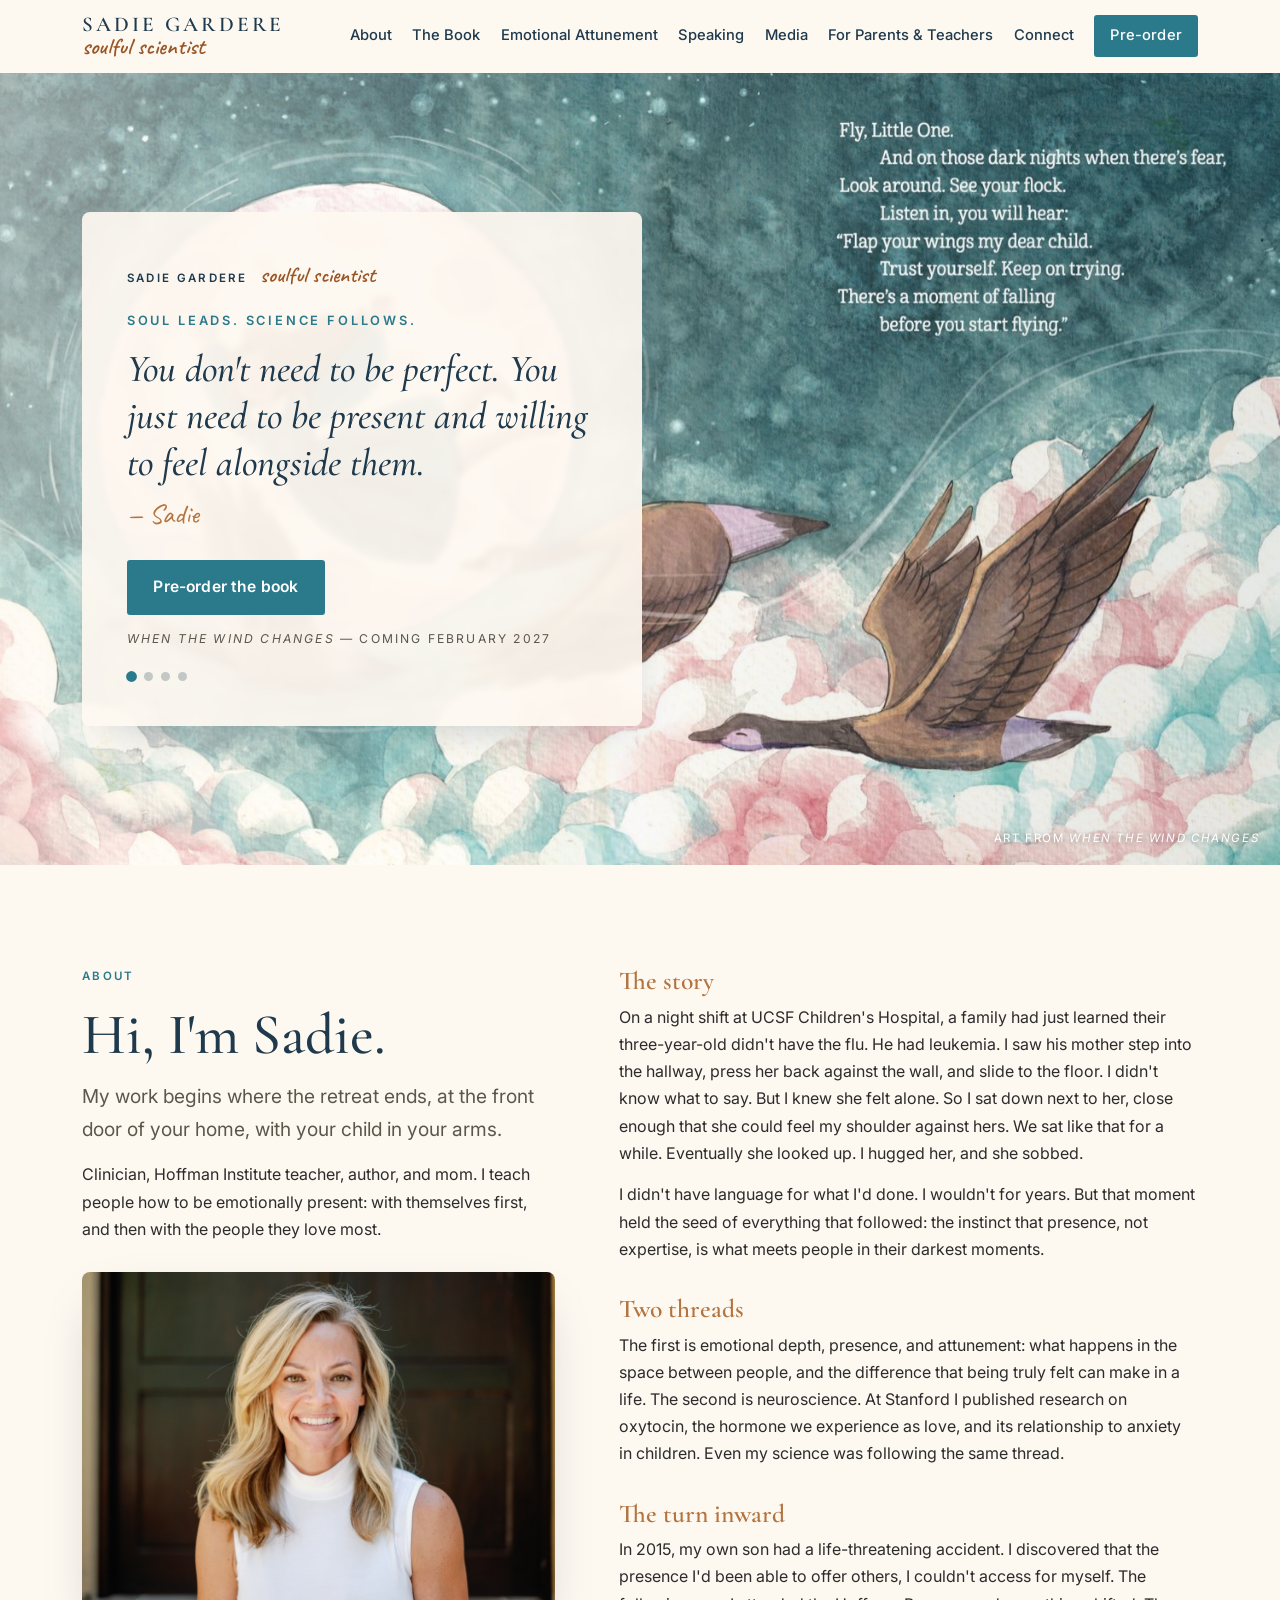
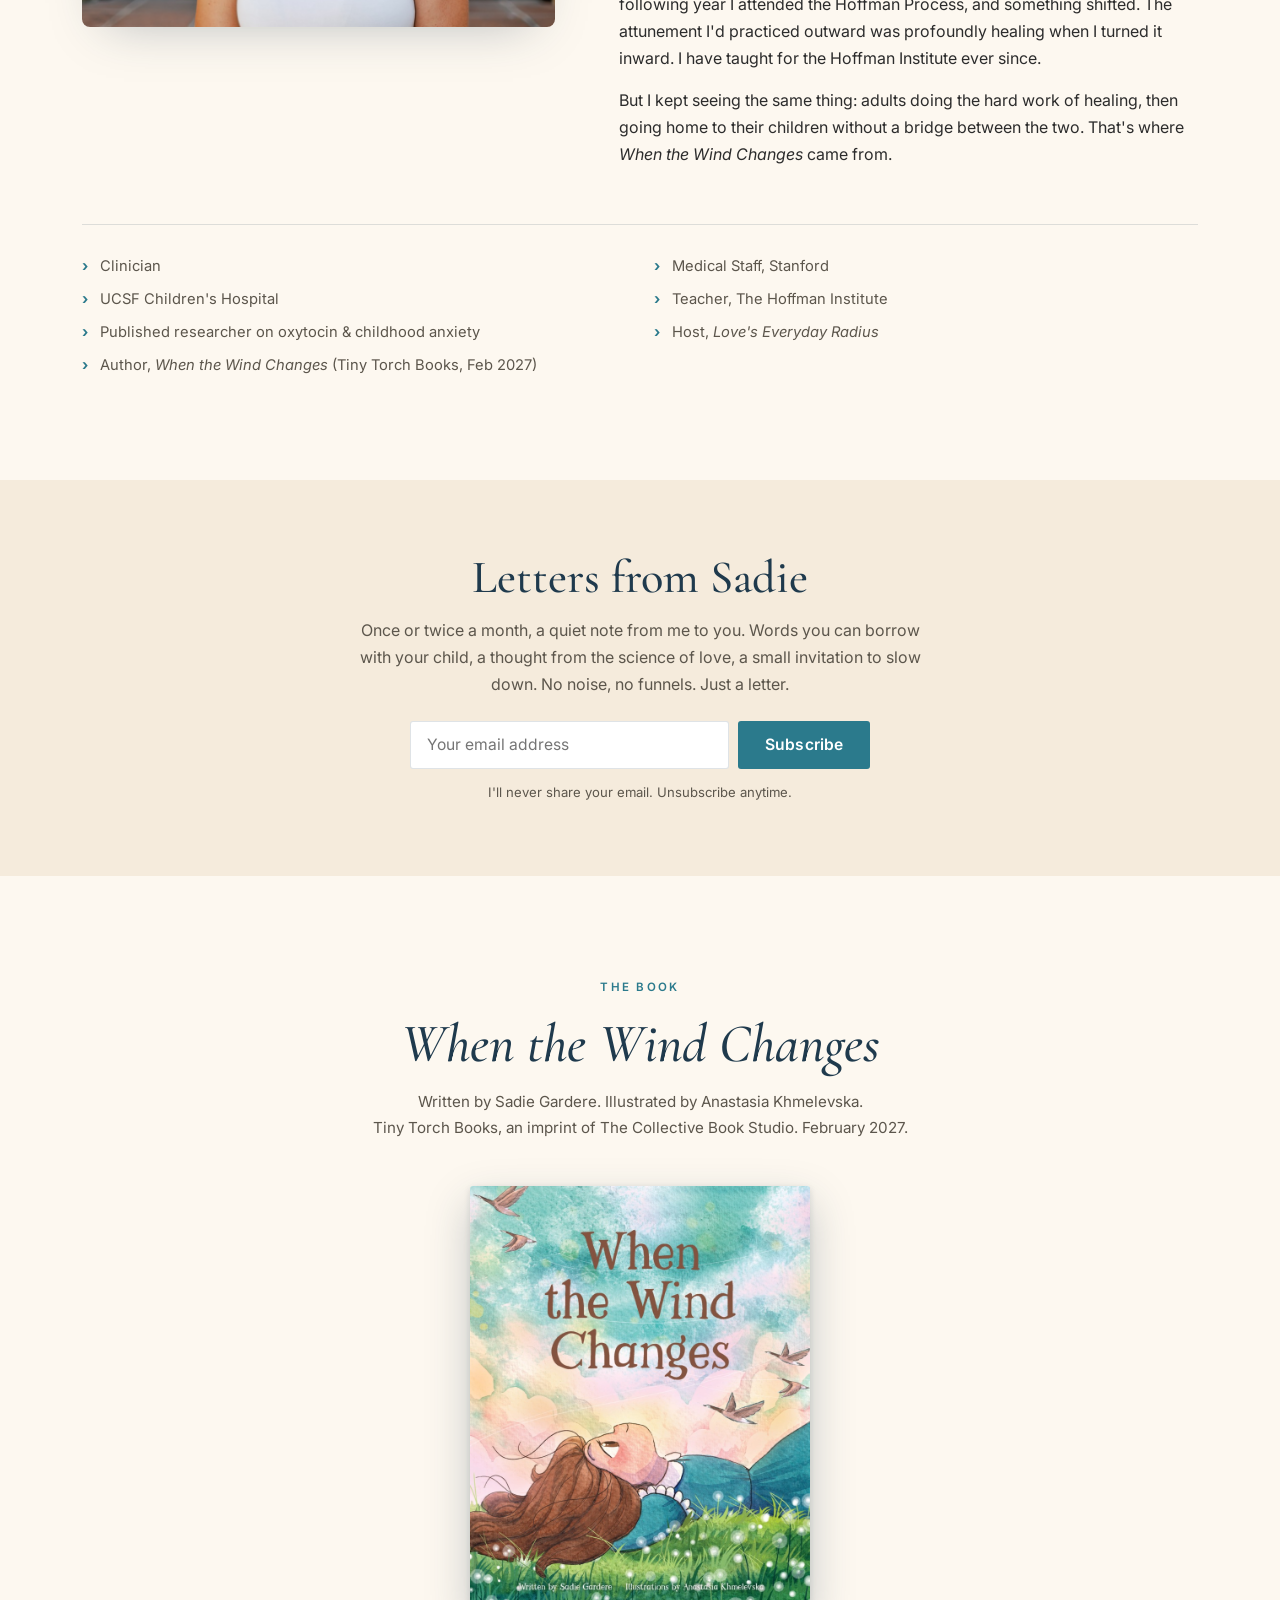
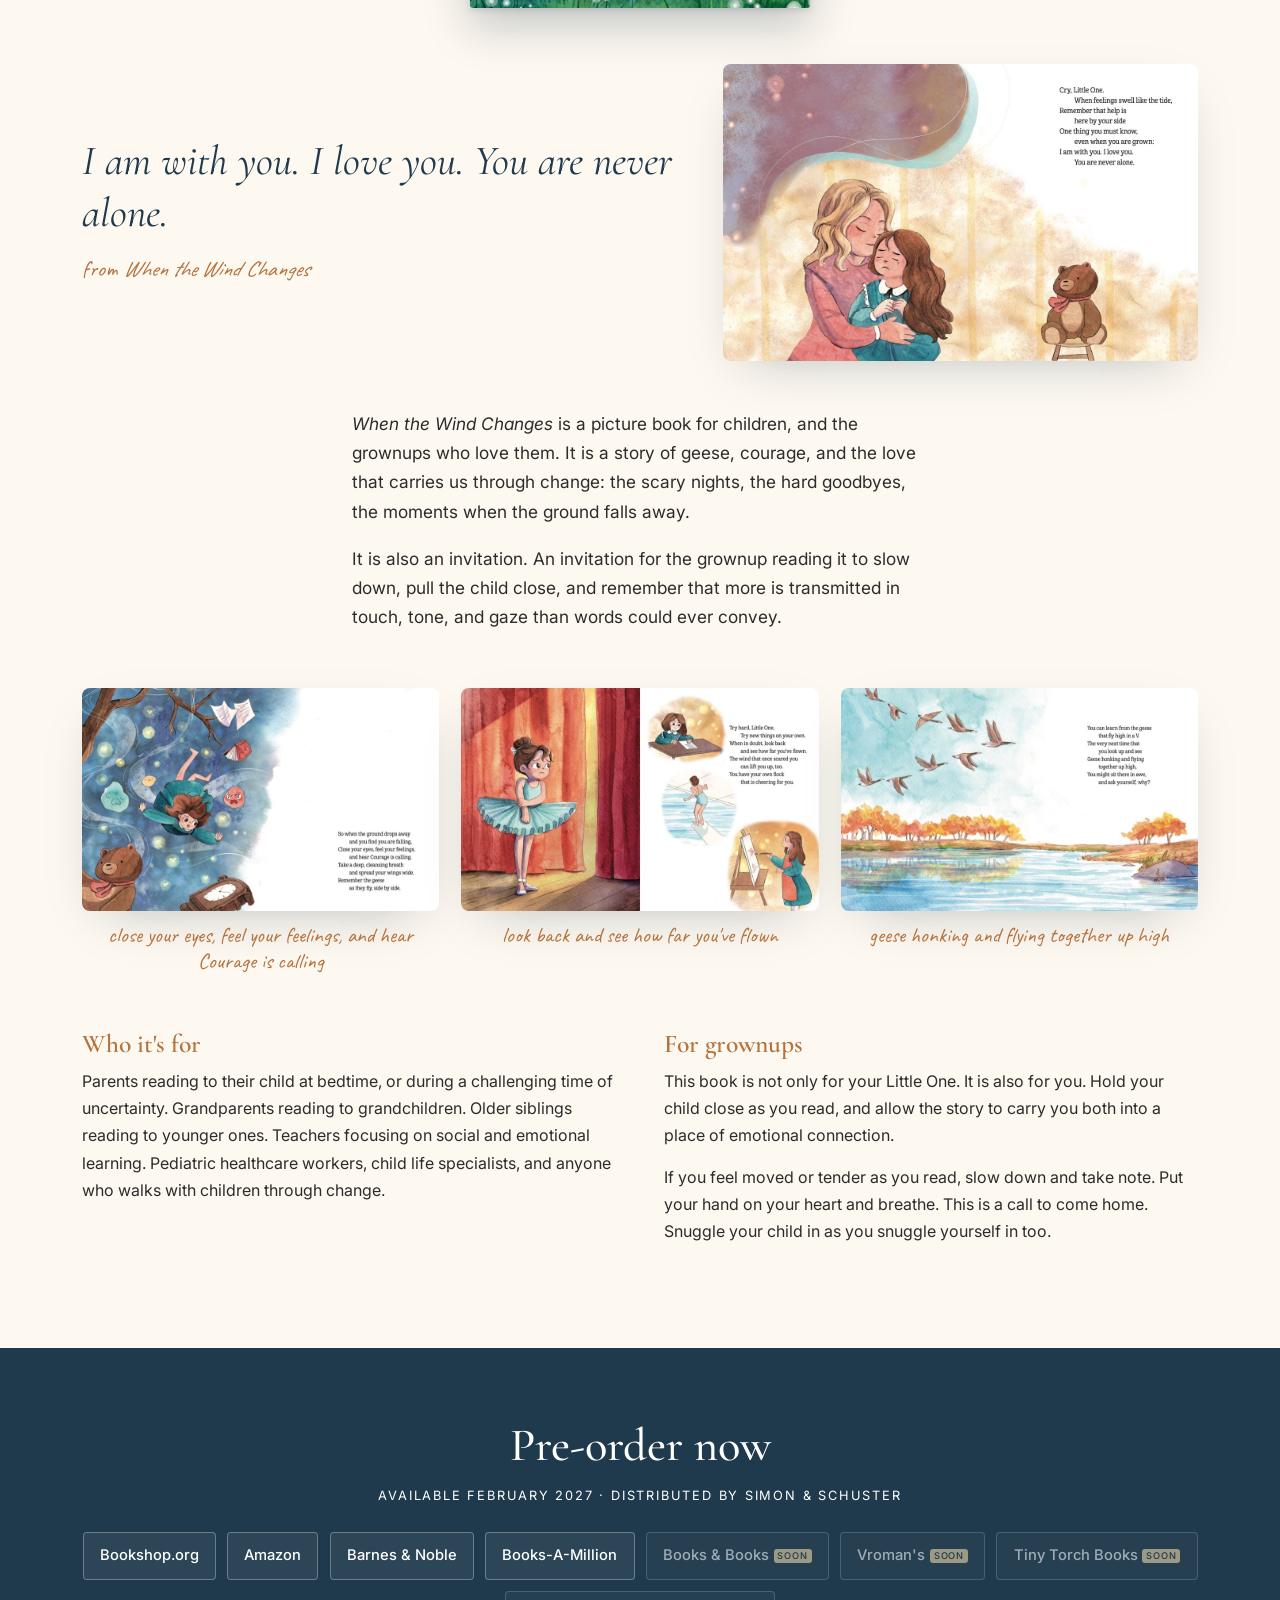
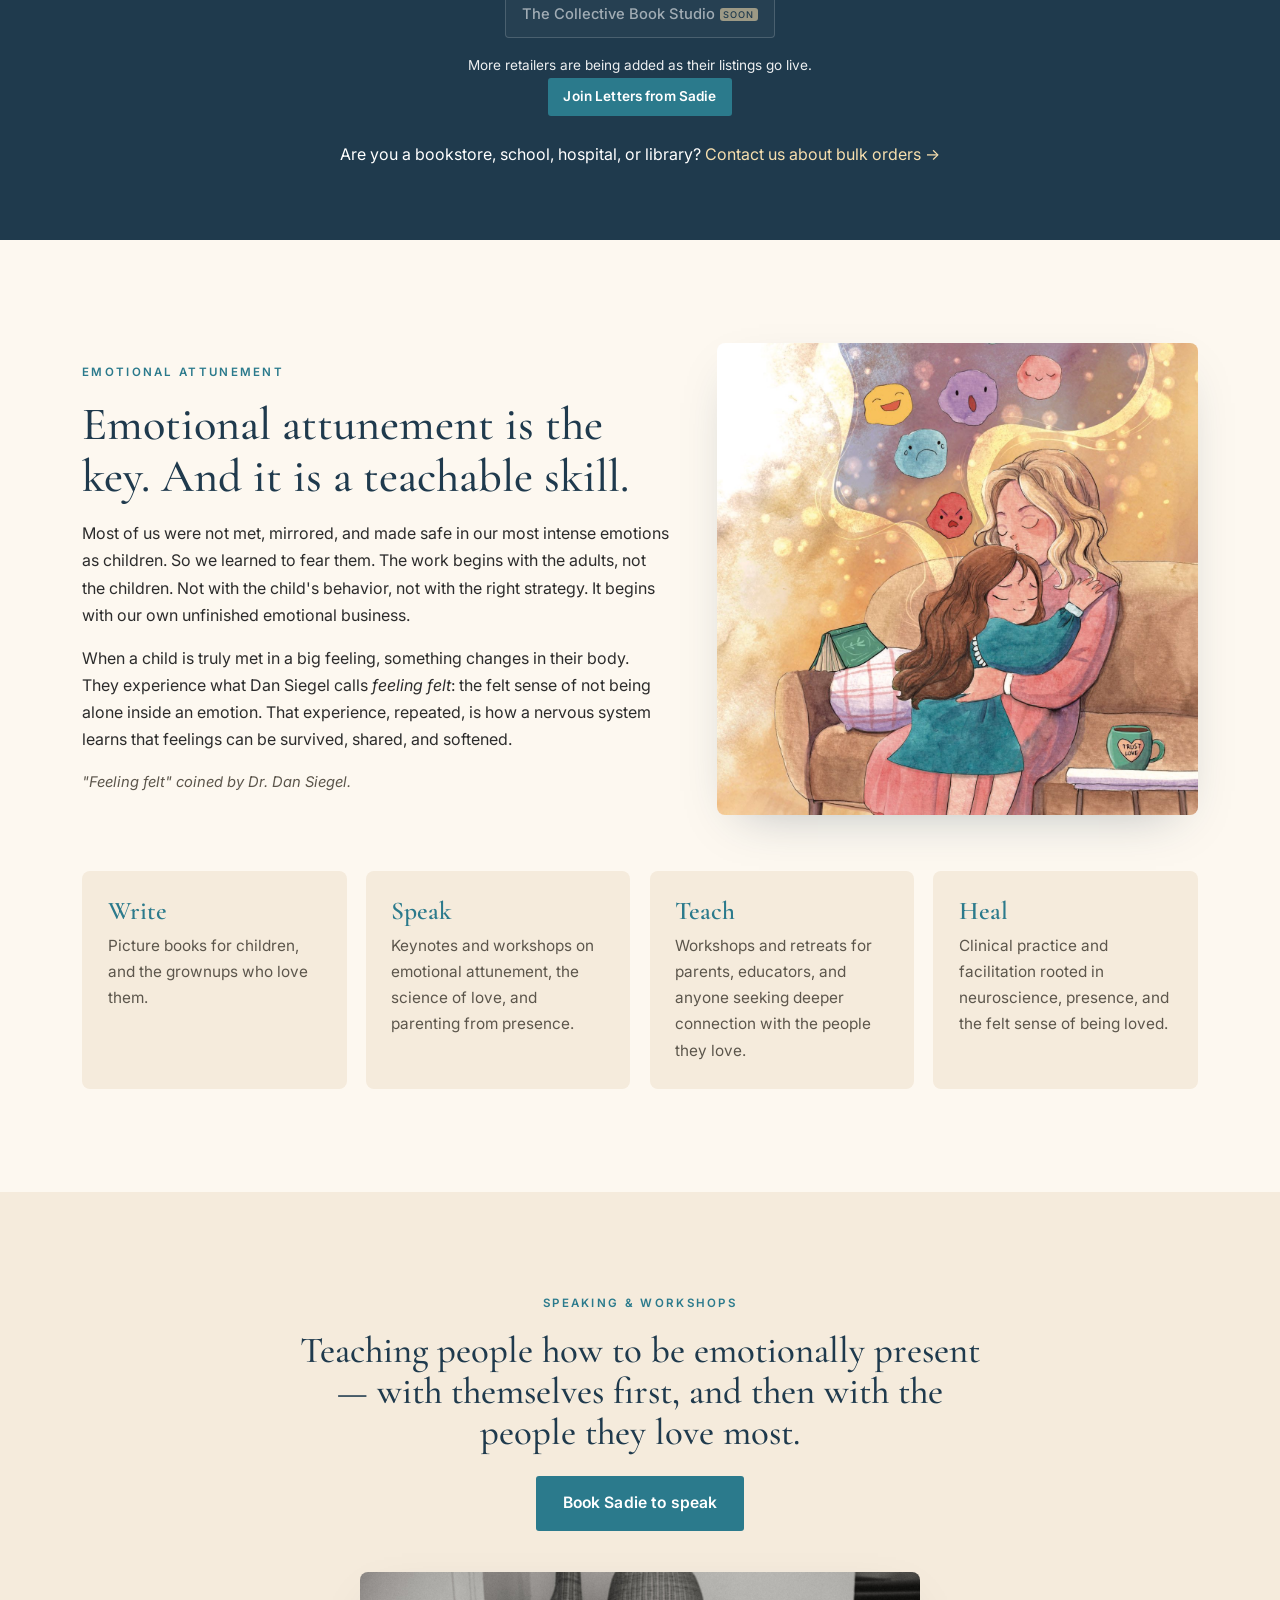
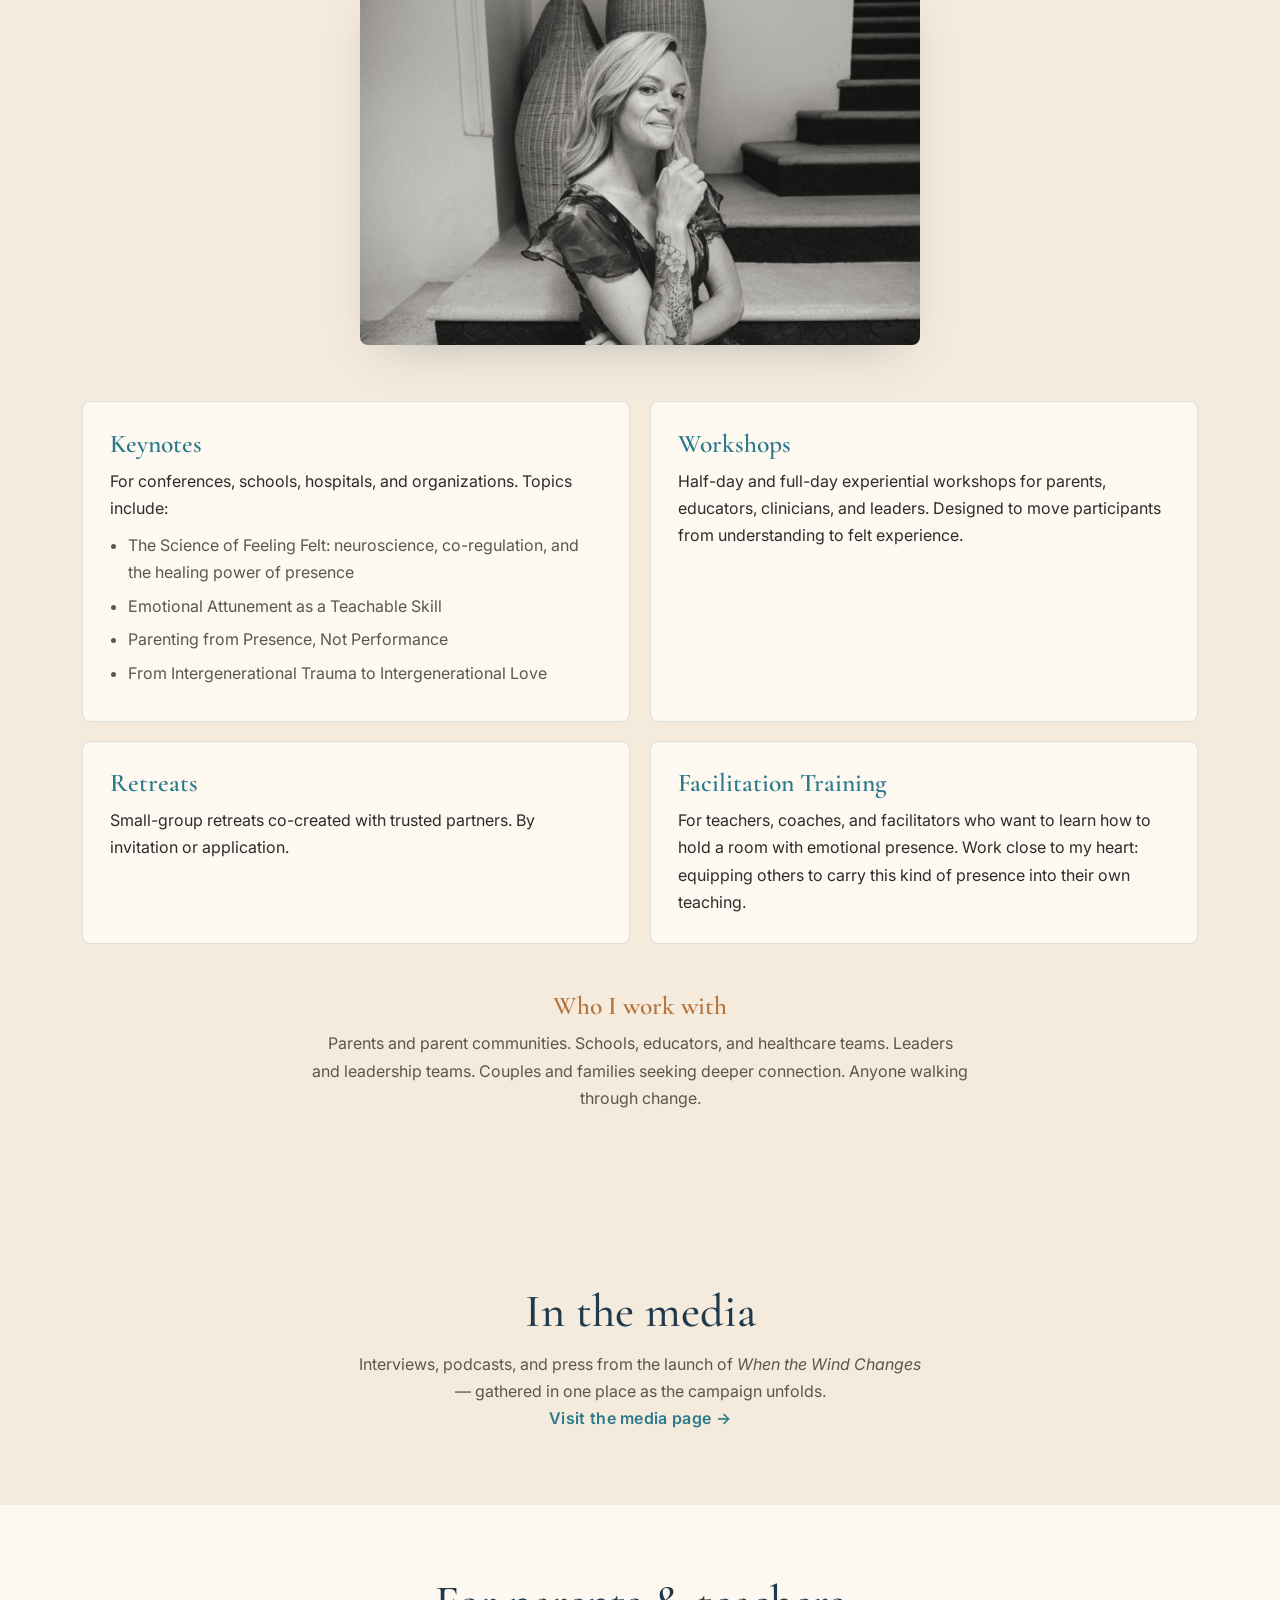
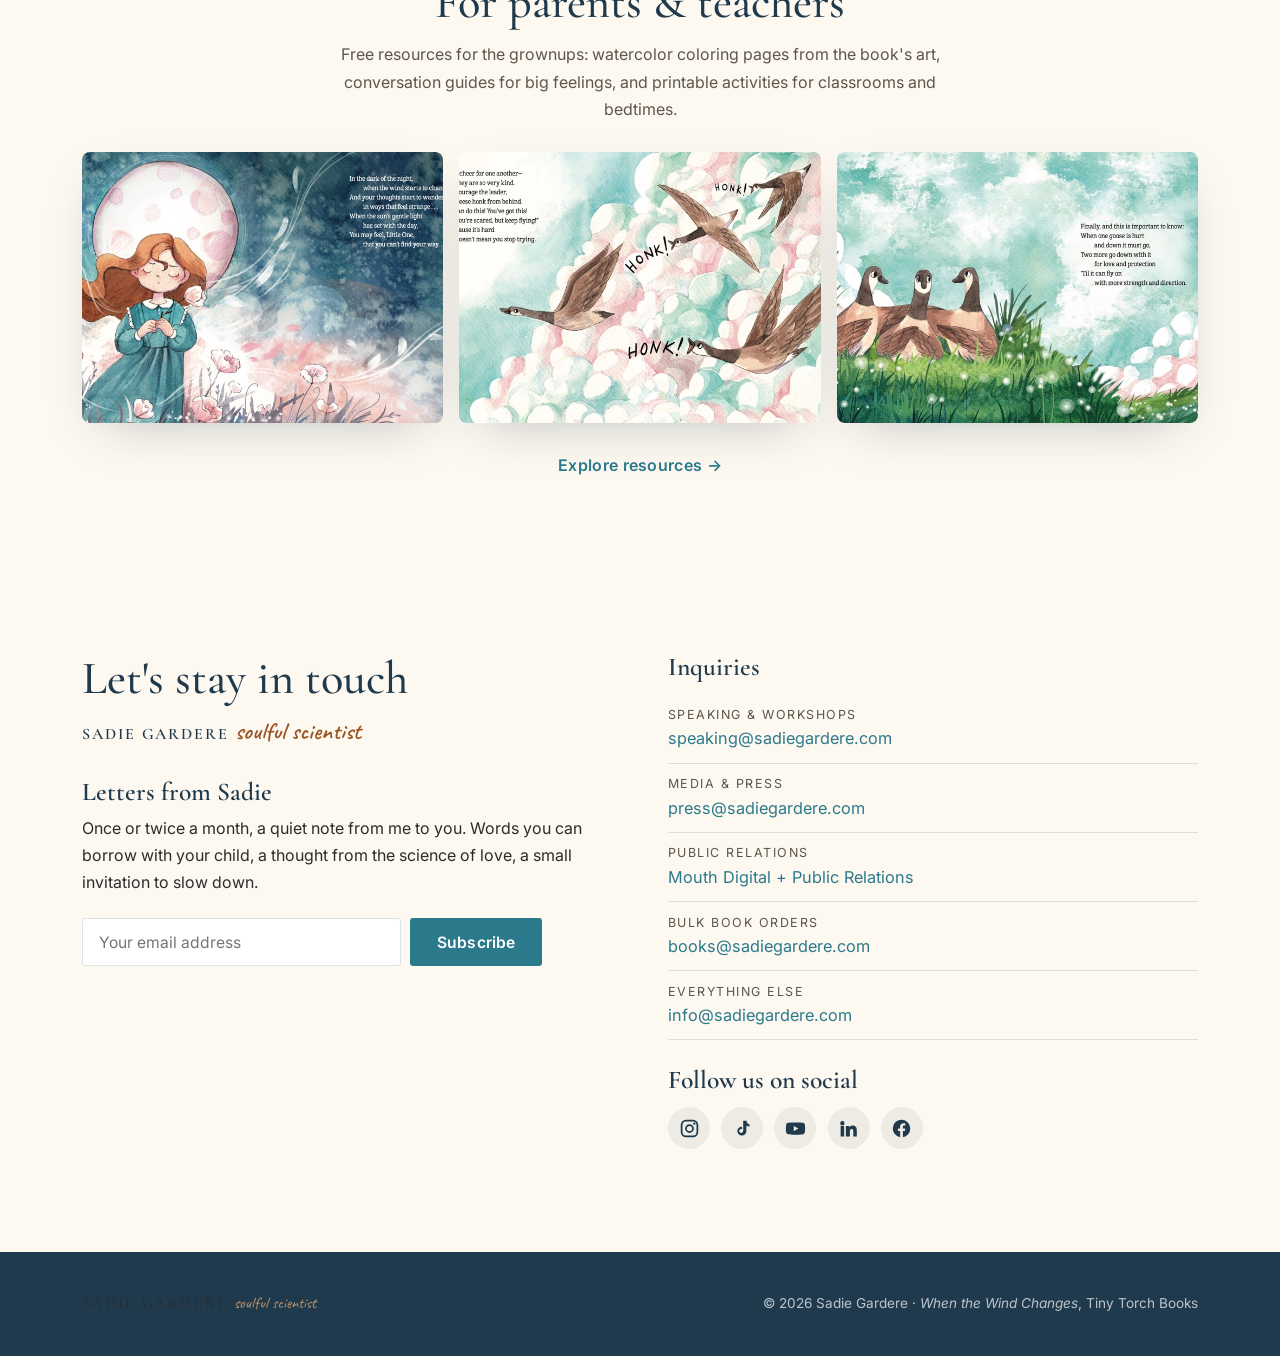
<file: index.html>
<!DOCTYPE html>
<html lang="en">
<head>
  <meta charset="utf-8">
  <meta name="viewport" content="width=device-width, initial-scale=1">
  <title>Sadie Gardere — soulful scientist</title>
  <meta name="description" content="Sadie Gardere — clinician, Hoffman Institute teacher, and author of the picture book When the Wind Changes (February 2027). Teaching emotional attunement: how to be truly present with the people we love.">

  <!-- Social sharing -->
  <meta property="og:type" content="website">
  <meta property="og:url" content="https://sadiegardere.com/">
  <meta property="og:title" content="Sadie Gardere — soulful scientist">
  <meta property="og:description" content="Author of When the Wind Changes. Teaching emotional attunement — the science of being truly present with the people we love.">
  <meta property="og:image" content="https://sadiegardere.com/assets/img/book/social-card.jpg">
  <meta property="og:image:alt" content="Cover of When the Wind Changes by Sadie Gardere, a child resting in the grass beneath a watercolor sky as geese fly overhead">
  <meta name="twitter:card" content="summary_large_image">
  <meta name="twitter:image" content="https://sadiegardere.com/assets/img/book/social-card.jpg">

  <!-- Fonts -->
  <link rel="preconnect" href="https://fonts.googleapis.com">
  <link rel="preconnect" href="https://fonts.gstatic.com" crossorigin>
  <link href="https://fonts.googleapis.com/css2?family=Caveat:wght@400;600;700&family=Cormorant+Garamond:ital,wght@0,400;0,500;0,600;1,400;1,500&family=Inter:wght@400;500;600;700&display=swap" rel="stylesheet">

  <link rel="stylesheet" href="styles.css">
  <link rel="icon" href="favicon.svg" type="image/svg+xml">

  <script type="application/ld+json">
  {
    "@context": "https://schema.org",
    "@graph": [
      {
        "@type": "Person",
        "name": "Sadie Gardere",
        "jobTitle": "Clinician, author, and Hoffman Institute teacher",
        "url": "https://sadiegardere.com",
        "sameAs": ["https://www.instagram.com/sadiegardere/", "https://www.tiktok.com/@thesoulfulscientist", "https://www.youtube.com/@sadiegardere", "https://www.linkedin.com/in/sadie-gardere-520059251/", "https://www.facebook.com/soulfulscientist/"],
        "worksFor": { "@type": "Organization", "name": "The Hoffman Institute" },
        "knowsAbout": ["Emotional attunement", "Co-regulation", "Oxytocin and childhood anxiety", "Parenting from presence"]
      },
      {
        "@type": "Book",
        "name": "When the Wind Changes",
        "author": { "@type": "Person", "name": "Sadie Gardere" },
        "illustrator": ["Anastasia Khmelevska"],
        "publisher": "Tiny Torch Books, an imprint of The Collective Book Studio",
        "isbn": "9781685557126",
        "datePublished": "2027-02",
        "inLanguage": "en",
        "url": "https://sadiegardere.com/#book"
      }
    ]
  }
  </script>
</head>
<body>

<!-- ============================== HEADER ============================== -->
<header class="site-header" id="top">
  <div class="container header-inner">
    <a class="brand" href="#top" aria-label="Sadie Gardere — home">
      <span class="brand-name">Sadie Gardere</span>
      <span class="brand-tag">soulful scientist</span>
    </a>

    <button class="nav-toggle" aria-label="Open menu" aria-expanded="false" aria-controls="primary-nav">
      <span></span><span></span><span></span>
    </button>

    <nav class="primary-nav" id="primary-nav" aria-label="Primary">
      <a href="#about">About</a>
      <a href="#book">The Book</a>
      <a href="#attunement">Emotional Attunement</a>
      <a href="#speaking">Speaking</a>
      <a href="#media">Media</a>
      <a href="#parents">For Parents &amp; Teachers</a>
      <a href="#connect">Connect</a>
      <a href="#preorder" class="btn btn-small nav-cta">Pre-order</a>
    </nav>
  </div>
</header>

<main>

  <!-- ============================== HERO ============================== -->
  <section class="hero" id="home" aria-label="Introduction">
    <h1 class="sr-only">Sadie Gardere — soulful scientist, author of the picture book When the Wind Changes</h1>
    <div class="hero-slides" aria-hidden="true">
      <div class="hero-slide is-active" style="background-image:url('assets/img/book/hero-moon-flight.jpg'); background-position:left center"></div>
      <div class="hero-slide" style="background-image:url('assets/img/book/hero-mother-child.jpg'); background-position:right center"></div>
      <div class="hero-slide" style="background-image:url('assets/img/book/hero-hilltop.jpg'); background-position:right center"></div>
      <div class="hero-slide" style="background-image:url('assets/img/book/hero-geese-sky.jpg')"></div>
    </div>
    <span class="hero-artnote">Art from <em>When the Wind Changes</em></span>

    <div class="container hero-inner">
      <div class="hero-card">
        <p class="eyebrow">Sadie Gardere <span class="script">soulful scientist</span></p>
        <p class="hero-motto">Soul leads. Science follows.</p>

        <div class="hero-quotes">
          <blockquote class="hero-quote is-active">You don't need to be perfect. You just need to be present and willing to feel alongside them.</blockquote>
          <blockquote class="hero-quote">Presence is not a gift. It is a teachable skill.</blockquote>
          <blockquote class="hero-quote">I teach people how to be emotionally present, with themselves first, and then with the people they love most.</blockquote>
          <blockquote class="hero-quote">Love, when truly felt, has the power to heal. Not just you, but generations before and after you.</blockquote>
        </div>
        <p class="hero-sign script">— Sadie</p>

        <a href="#preorder" class="btn">Pre-order the book</a>
        <p class="hero-meta"><em>When the Wind Changes</em> — coming February 2027</p>

        <div class="hero-dots" role="tablist" aria-label="Choose a quote">
          <button class="dot is-active" aria-label="Quote 1"></button>
          <button class="dot" aria-label="Quote 2"></button>
          <button class="dot" aria-label="Quote 3"></button>
          <button class="dot" aria-label="Quote 4"></button>
        </div>
      </div>
    </div>
  </section>

  <!-- ============================== ABOUT ============================== -->
  <section class="section about" id="about">
    <div class="container about-grid">
      <div class="about-intro">
        <p class="eyebrow">About</p>
        <h2>Hi, I'm Sadie.</h2>
        <p class="lead">My work begins where the retreat ends, at the front door of your home, with your child in your arms.</p>
        <p>Clinician, Hoffman Institute teacher, author, and mom. I teach people how to be emotionally present: with themselves first, and then with the people they love most.</p>

        <img class="portrait" src="assets/img/sadie-portrait.jpg" alt="Sadie Gardere, smiling" loading="lazy">
      </div>

      <div class="about-story">
        <div class="story-block">
          <h3>The story</h3>
          <p>On a night shift at UCSF Children's Hospital, a family had just learned their three-year-old didn't have the flu. He had leukemia. I saw his mother step into the hallway, press her back against the wall, and slide to the floor. I didn't know what to say. But I knew she felt alone. So I sat down next to her, close enough that she could feel my shoulder against hers. We sat like that for a while. Eventually she looked up. I hugged her, and she sobbed.</p>
          <p>I didn't have language for what I'd done. I wouldn't for years. But that moment held the seed of everything that followed: the instinct that presence, not expertise, is what meets people in their darkest moments.</p>
        </div>
        <div class="story-block">
          <h3>Two threads</h3>
          <p>The first is emotional depth, presence, and attunement: what happens in the space between people, and the difference that being truly felt can make in a life. The second is neuroscience. At Stanford I published research on oxytocin, the hormone we experience as love, and its relationship to anxiety in children. Even my science was following the same thread.</p>
        </div>
        <div class="story-block">
          <h3>The turn inward</h3>
          <p>In 2015, my own son had a life-threatening accident. I discovered that the presence I'd been able to offer others, I couldn't access for myself. The following year I attended the Hoffman Process, and something shifted. The attunement I'd practiced outward was profoundly healing when I turned it inward. I have taught for the Hoffman Institute ever since.</p>
          <p>But I kept seeing the same thing: adults doing the hard work of healing, then going home to their children without a bridge between the two. That's where <em>When the Wind Changes</em> came from.</p>
        </div>
      </div>
    </div>
    <div class="container">
      <ul class="credentials">
        <li>Clinician</li>
        <li>Medical Staff, Stanford</li>
        <li>UCSF Children's Hospital</li>
        <li>Teacher, The Hoffman Institute</li>
        <li>Published researcher on oxytocin &amp; childhood anxiety</li>
        <li>Host, <em>Love's Everyday Radius</em></li>
        <li>Author, <em>When the Wind Changes</em> (Tiny Torch Books, Feb 2027)</li>
      </ul>
    </div>
  </section>

  <!-- ===================== NEWSLETTER BAND ===================== -->
  <section class="band band-cream" id="letters">
    <div class="container band-narrow center">
      <h2>Letters from Sadie</h2>
      <p>Once or twice a month, a quiet note from me to you. Words you can borrow with your child, a thought from the science of love, a small invitation to slow down. No noise, no funnels. Just a letter.</p>
      <form class="subscribe" data-subscribe>
        <label class="sr-only" for="email-1">Email address</label>
        <input id="email-1" type="email" name="email" placeholder="Your email address" autocomplete="email" required>
        <button class="btn" type="submit">Subscribe</button>
      </form>
      <p class="subscribe-status" data-subscribe-status role="status" aria-live="polite" hidden></p>
      <p class="fineprint">I'll never share your email. Unsubscribe anytime.</p>
    </div>
  </section>

  <!-- ============================== THE BOOK ============================== -->
  <section class="section book" id="book">
    <div class="container center book-head">
      <p class="eyebrow">The Book</p>
      <h2 class="book-title">When the Wind Changes</h2>
      <p class="credits">Written by Sadie Gardere. Illustrated by Anastasia Khmelevska.<br>Tiny Torch Books, an imprint of The Collective Book Studio. February 2027.</p>
    </div>

    <div class="container">
      <figure class="book-cover">
        <img src="assets/img/book/cover.jpg" width="805" height="1000" alt="Cover of When the Wind Changes by Sadie Gardere: a child lying in the grass, looking up at a wide watercolor sky as geese fly overhead" loading="lazy">
      </figure>
    </div>

    <div class="container book-quote-row">
      <figure class="book-quote">
        <blockquote>I am with you. I love you. You are never alone.</blockquote>
        <figcaption>from <em>When the Wind Changes</em></figcaption>
      </figure>
      <img class="book-quote-art" src="assets/img/book/never-alone.jpg" alt="A mother holding her daughter close as she cries, a teddy bear waiting on a stool nearby" loading="lazy">
    </div>

    <div class="container book-synopsis prose">
      <p><em>When the Wind Changes</em> is a picture book for children, and the grownups who love them. It is a story of geese, courage, and the love that carries us through change: the scary nights, the hard goodbyes, the moments when the ground falls away.</p>
      <p>It is also an invitation. An invitation for the grownup reading it to slow down, pull the child close, and remember that more is transmitted in touch, tone, and gaze than words could ever convey.</p>
    </div>

    <div class="container verse-strip">
      <figure class="verse">
        <img src="assets/img/book/courage-calling.jpg" alt="A child drifting through a deep blue night among falling books, a teddy bear and a lantern" loading="lazy">
        <figcaption>close your eyes, feel your feelings, and hear Courage is calling</figcaption>
      </figure>
      <figure class="verse">
        <img src="assets/img/book/how-far-youve-flown.jpg" alt="A young dancer stepping onto a stage, with small scenes of her writing, diving and painting" loading="lazy">
        <figcaption>look back and see how far you've flown</figcaption>
      </figure>
      <figure class="verse">
        <img src="assets/img/book/flying-v.jpg" alt="Geese flying in a V above an autumn river lined with golden trees" loading="lazy">
        <figcaption>geese honking and flying together up high</figcaption>
      </figure>
    </div>

    <div class="container book-cols">
      <div class="book-col">
        <h3>Who it's for</h3>
        <p>Parents reading to their child at bedtime, or during a challenging time of uncertainty. Grandparents reading to grandchildren. Older siblings reading to younger ones. Teachers focusing on social and emotional learning. Pediatric healthcare workers, child life specialists, and anyone who walks with children through change.</p>
      </div>
      <div class="book-col">
        <h3>For grownups</h3>
        <p>This book is not only for your Little One. It is also for you. Hold your child close as you read, and allow the story to carry you both into a place of emotional connection.</p>
        <p>If you feel moved or tender as you read, slow down and take note. Put your hand on your heart and breathe. This is a call to come home. Snuggle your child in as you snuggle yourself in too.</p>
      </div>
    </div>
  </section>

  <!-- ===================== PRE-ORDER BAND ===================== -->
  <section class="band band-teal" id="preorder">
    <div class="container center">
      <h2>Pre-order now</h2>
      <p class="band-meta">Available February 2027 · Distributed by Simon &amp; Schuster</p>
      <ul class="retailers" aria-label="Retailers">
        <li><a class="retailer" href="https://bookshop.org/p/books/when-the-wind-changes-a-picture-book-about-change-resilience-and-big-feelings-sadie-gardere/2ecda778bca459d3?ean=9781685557126" target="_blank" rel="noopener">Bookshop.org</a></li>
        <li><a class="retailer" href="https://www.amazon.com/dp/1685557120" target="_blank" rel="noopener">Amazon</a></li>
        <li><a class="retailer" href="https://www.barnesandnoble.com/w/when-the-wind-changes-sadie-gardere/1150403731?ean=9781685557126" target="_blank" rel="noopener">Barnes &amp; Noble</a></li>
        <li><a class="retailer" href="https://www.booksamillion.com/p/9781685557126" target="_blank" rel="noopener">Books-A-Million</a></li>
        <li><span class="retailer" data-soon>Books &amp; Books</span></li>
        <li><span class="retailer" data-soon>Vroman's</span></li>
        <li><span class="retailer" data-soon>Tiny Torch Books</span></li>
        <li><span class="retailer" data-soon>The Collective Book Studio</span></li>
      </ul>
      <p class="band-note">More retailers are being added as their listings go live.</p>
      <p><a href="#letters" class="btn btn-small" data-focus-email>Join Letters from Sadie</a></p>
      <p class="bulk">Are you a bookstore, school, hospital, or library? <a href="mailto:books@sadiegardere.com?subject=Bulk%20order%20enquiry%20for%20When%20the%20Wind%20Changes">Contact us about bulk orders →</a></p>
    </div>
  </section>

  <!-- ===================== EMOTIONAL ATTUNEMENT ===================== -->
  <section class="section attunement" id="attunement">
    <div class="container attune-grid">
      <div class="attune-text">
        <p class="eyebrow">Emotional Attunement</p>
        <h2>Emotional attunement is the key. And it is a teachable skill.</h2>
        <p>Most of us were not met, mirrored, and made safe in our most intense emotions as children. So we learned to fear them. The work begins with the adults, not the children. Not with the child's behavior, not with the right strategy. It begins with our own unfinished emotional business.</p>
        <p>When a child is truly met in a big feeling, something changes in their body. They experience what Dan Siegel calls <em>feeling felt</em>: the felt sense of not being alone inside an emotion. That experience, repeated, is how a nervous system learns that feelings can be survived, shared, and softened.</p>
        <p class="attribution">"Feeling felt" coined by Dr. Dan Siegel.</p>
      </div>
      <img class="attune-art" src="assets/img/book/hero-mother-child.jpg" alt="A parent and child holding each other close on a sofa, big feelings drifting above them like coloured clouds" loading="lazy">
    </div>

    <div class="container pillars">
      <div class="pillar">
        <h3>Write</h3>
        <p>Picture books for children, and the grownups who love them.</p>
      </div>
      <div class="pillar">
        <h3>Speak</h3>
        <p>Keynotes and workshops on emotional attunement, the science of love, and parenting from presence.</p>
      </div>
      <div class="pillar">
        <h3>Teach</h3>
        <p>Workshops and retreats for parents, educators, and anyone seeking deeper connection with the people they love.</p>
      </div>
      <div class="pillar">
        <h3>Heal</h3>
        <p>Clinical practice and facilitation rooted in neuroscience, presence, and the felt sense of being loved.</p>
      </div>
    </div>
  </section>

  <!-- ===================== SPEAKING ===================== -->
  <section class="section speaking" id="speaking">
    <div class="container center speaking-head">
      <p class="eyebrow">Speaking &amp; Workshops</p>
      <h2>Teaching people how to be emotionally present — with themselves first, and then with the people they love most.</h2>
      <a href="mailto:speaking@sadiegardere.com?subject=Speaking%20enquiry%20for%20Sadie%20Gardere" class="btn">Book Sadie to speak</a>
    </div>

    <div class="container">
      <img class="speaking-photo" src="assets/img/sadie-speaking.jpg" alt="Portrait of Sadie Gardere" loading="lazy">
    </div>

    <div class="container offerings">
      <div class="offering">
        <h3>Keynotes</h3>
        <p>For conferences, schools, hospitals, and organizations. Topics include:</p>
        <ul>
          <li>The Science of Feeling Felt: neuroscience, co-regulation, and the healing power of presence</li>
          <li>Emotional Attunement as a Teachable Skill</li>
          <li>Parenting from Presence, Not Performance</li>
          <li>From Intergenerational Trauma to Intergenerational Love</li>
        </ul>
      </div>
      <div class="offering">
        <h3>Workshops</h3>
        <p>Half-day and full-day experiential workshops for parents, educators, clinicians, and leaders. Designed to move participants from understanding to felt experience.</p>
      </div>
      <div class="offering">
        <h3>Retreats</h3>
        <p>Small-group retreats co-created with trusted partners. By invitation or application.</p>
      </div>
      <div class="offering">
        <h3>Facilitation Training</h3>
        <p>For teachers, coaches, and facilitators who want to learn how to hold a room with emotional presence. Work close to my heart: equipping others to carry this kind of presence into their own teaching.</p>
      </div>
    </div>

    <div class="container who">
      <h3>Who I work with</h3>
      <p>Parents and parent communities. Schools, educators, and healthcare teams. Leaders and leadership teams. Couples and families seeking deeper connection. Anyone walking through change.</p>
    </div>
  </section>

  <!-- ===================== MEDIA BAND ===================== -->
  <section class="band band-cream" id="media">
    <div class="container band-narrow center">
      <h2>In the media</h2>
      <p>Interviews, podcasts, and press from the launch of <em>When the Wind Changes</em> — gathered in one place as the campaign unfolds.</p>
      <p><button type="button" class="textlink soon-link" data-soon-link>Visit the media page →</button></p>
    </div>
  </section>

  <!-- ===================== PARENTS & TEACHERS BAND ===================== -->
  <section class="band" id="parents">
    <div class="container center">
      <h2>For parents &amp; teachers</h2>
      <p class="band-narrow-text">Free resources for the grownups: watercolor coloring pages from the book's art, conversation guides for big feelings, and printable activities for classrooms and bedtimes.</p>
      <div class="resource-thumbs">
        <img src="assets/img/book/thumb-moon.jpg" alt="A child standing beneath a great full moon on a starry night" loading="lazy">
        <img src="assets/img/book/thumb-honk.jpg" alt="Geese calling to one another as they fly through pink and white clouds" loading="lazy">
        <img src="assets/img/book/thumb-geese-grass.jpg" alt="Three geese resting together in the grass" loading="lazy">
      </div>
      <p><button type="button" class="textlink soon-link" data-soon-link>Explore resources →</button></p>
    </div>
  </section>

  <!-- ===================== CONNECT ===================== -->
  <section class="section connect" id="connect">
    <div class="container connect-grid">
      <div class="connect-letters">
        <h2>Let's stay in touch</h2>
        <p class="connect-brand">Sadie Gardere <span class="script">soulful scientist</span></p>
        <h3>Letters from Sadie</h3>
        <p>Once or twice a month, a quiet note from me to you. Words you can borrow with your child, a thought from the science of love, a small invitation to slow down.</p>
        <form class="subscribe" data-subscribe>
          <label class="sr-only" for="email-2">Email address</label>
          <input id="email-2" type="email" name="email" placeholder="Your email address" autocomplete="email" required>
          <button class="btn" type="submit">Subscribe</button>
        </form>
        <p class="subscribe-status" data-subscribe-status role="status" aria-live="polite" hidden></p>
      </div>

      <div class="connect-inquiries">
        <h3>Inquiries</h3>
        <ul class="inquiry-list">
          <li><span class="inq-label">Speaking &amp; workshops</span><a href="mailto:speaking@sadiegardere.com">speaking@sadiegardere.com</a></li>
          <li><span class="inq-label">Media &amp; press</span><a href="mailto:press@sadiegardere.com">press@sadiegardere.com</a></li>
          <li><span class="inq-label">Public relations</span><a href="mailto:media@mouthdigitalpr.com">Mouth Digital + Public Relations</a></li>
          <li><span class="inq-label">Bulk book orders</span><a href="mailto:books@sadiegardere.com">books@sadiegardere.com</a></li>
          <li><span class="inq-label">Everything else</span><a href="mailto:info@sadiegardere.com">info@sadiegardere.com</a></li>
        </ul>

        <h3>Follow us on social</h3>
        <ul class="social">
          <li><a class="social-icon" href="https://www.instagram.com/sadiegardere/" target="_blank" rel="noopener" aria-label="Instagram — @sadiegardere"><svg viewBox="0 0 24 24" fill="none" stroke="currentColor" stroke-width="2" aria-hidden="true"><rect x="3" y="3" width="18" height="18" rx="5"/><circle cx="12" cy="12" r="4"/><circle cx="17.5" cy="6.5" r="1.3" fill="currentColor" stroke="none"/></svg></a></li>
          <li><a class="social-icon" href="https://www.tiktok.com/@thesoulfulscientist" target="_blank" rel="noopener" aria-label="TikTok — @thesoulfulscientist"><svg viewBox="0 0 24 24" fill="currentColor" aria-hidden="true"><path d="M16.5 3c.3 2.1 1.6 3.8 3.5 4.2v2.5c-1.3.1-2.5-.3-3.6-.9v6c0 3.2-2.6 5.5-5.7 5.2-2.7-.3-4.8-2.7-4.6-5.4.2-2.7 2.7-4.8 5.4-4.5v2.6c-.4-.2-.9-.2-1.3-.1-1.1.2-2 1.2-1.9 2.4.1 1.2 1.1 2.1 2.3 2 1.2 0 2.2-1 2.2-2.3V3h3.2Z"/></svg></a></li>
          <li><a class="social-icon" href="https://www.youtube.com/@sadiegardere" target="_blank" rel="noopener" aria-label="YouTube — @sadiegardere"><svg viewBox="0 0 24 24" fill="currentColor" aria-hidden="true"><path d="M23 12s0-3.2-.4-4.7a2.5 2.5 0 0 0-1.8-1.8C19.3 5 12 5 12 5s-7.3 0-8.8.5A2.5 2.5 0 0 0 1.4 7.3 26 26 0 0 0 1 12c0 1.6.1 3.2.4 4.7a2.5 2.5 0 0 0 1.8 1.8c1.5.5 8.8.5 8.8.5s7.3 0 8.8-.5a2.5 2.5 0 0 0 1.8-1.8c.4-1.5.4-4.7.4-4.7Zm-13 3V9l5.2 3-5.2 3Z"/></svg></a></li>
          <li><a class="social-icon" href="https://www.linkedin.com/in/sadie-gardere-520059251/" target="_blank" rel="noopener" aria-label="LinkedIn — Sadie Gardere"><svg viewBox="0 0 24 24" fill="currentColor" aria-hidden="true"><path d="M4.98 3.5a2.5 2.5 0 1 0 0 5 2.5 2.5 0 0 0 0-5ZM3 9h4v12H3V9Zm6 0h3.8v1.7h.1c.5-1 1.8-2.1 3.8-2.1 4 0 4.8 2.7 4.8 6.1V21h-4v-5.4c0-1.3 0-3-1.8-3s-2.1 1.4-2.1 2.9V21H9V9Z"/></svg></a></li>
          <li><a class="social-icon" href="https://www.facebook.com/soulfulscientist/" target="_blank" rel="noopener" aria-label="Facebook — Sadie Gardere"><svg viewBox="0 0 24 24" fill="currentColor" aria-hidden="true"><path d="M22 12a10 10 0 1 0-11.6 9.9v-7H7.9V12h2.5V9.8c0-2.5 1.5-3.9 3.8-3.9 1.1 0 2.2.2 2.2.2v2.5h-1.3c-1.2 0-1.6.8-1.6 1.6V12h2.8l-.4 2.9h-2.3v7A10 10 0 0 0 22 12Z"/></svg></a></li>
        </ul>
      </div>
    </div>
  </section>

</main>

<footer class="site-footer">
  <div class="container footer-inner">
    <p class="footer-brand">Sadie Gardere <span class="script">soulful scientist</span></p>
    <p class="footer-copy">© <span data-year>2027</span> Sadie Gardere · <em>When the Wind Changes</em>, Tiny Torch Books</p>
  </div>
</footer>

<!-- subscribe confirmation toast -->
<div class="toast" data-toast hidden></div>

<script src="main.js"></script>
</body>
</html>
</file>
<file: styles.css>
/* ============================================================
   Sadie Gardere — soulful scientist
   Design system + styles  ·  built from the v5 design
   ============================================================ */

:root {
  /* Palette */
  --cream:        #FDF8F0;
  --cream-deep:   #F5EBDC;
  --navy:         #1F3A4D;   /* headings */
  --teal:         #2B7A8C;   /* buttons / accents */
  --teal-dark:    #236170;
  --ink:          #2C2C2C;   /* body text */
  --taupe:        #5C564C;   /* secondary text */
  --terracotta:   #B5733E;   /* script accents */
  --terracotta-2: #C4956A;
  --gold:         #F7DFAE;
  --line:         rgba(31,58,77,.14);

  /* Type */
  --serif:  "Cormorant Garamond", Georgia, "Times New Roman", serif;
  --sans:   "Inter", -apple-system, BlinkMacSystemFont, system-ui, sans-serif;
  --script: "Caveat", "Brush Script MT", cursive;

  /* Layout */
  --maxw: 1180px;
  --pad: clamp(1.1rem, 4vw, 2rem);
  --section-y: clamp(3.5rem, 8vw, 7rem);
  --radius: 8px;
  --shadow: 0 18px 50px -24px rgba(31,58,77,.35);
}

* { margin: 0; padding: 0; box-sizing: border-box; }

html { scroll-behavior: smooth; }

body {
  font-family: var(--sans);
  color: var(--ink);
  background: var(--cream);
  line-height: 1.7;
  -webkit-font-smoothing: antialiased;
  text-rendering: optimizeLegibility;
}

img { max-width: 100%; display: block; }

h1, h2, h3 { font-family: var(--serif); color: var(--navy); font-weight: 500; line-height: 1.12; }
h1 { font-size: clamp(2.4rem, 6vw, 3.6rem); }
h2 { font-size: clamp(1.9rem, 4.4vw, 2.9rem); }
h3 { font-size: clamp(1.3rem, 2.4vw, 1.6rem); font-weight: 600; }

p { color: var(--ink); }
a { color: var(--teal); text-decoration: none; }
a:hover { color: var(--teal-dark); }
em { font-style: italic; }

.container { width: 100%; max-width: var(--maxw); margin-inline: auto; padding-inline: var(--pad); }
.center { text-align: center; }
.section { padding-block: var(--section-y); }
section[id] { scroll-margin-top: 90px; }

.eyebrow {
  font-family: var(--sans);
  text-transform: uppercase;
  letter-spacing: .2em;
  font-size: .72rem;
  font-weight: 600;
  color: var(--teal);
  margin-bottom: 1rem;
}
.script { font-family: var(--script); color: var(--terracotta); text-transform: none; letter-spacing: 0; }
.eyebrow .script { font-size: 1.9em; font-weight: 600; color: #9A5524; margin-left: .3em; }
.connect-brand .script { font-size: 1.5em; font-weight: 600; color: #9A5524; }

.lead { font-size: 1.2rem; color: var(--taupe); }
.prose p + p { margin-top: 1.1rem; }

.sr-only { position:absolute; width:1px; height:1px; overflow:hidden; clip:rect(0 0 0 0); white-space:nowrap; }

/* ---------- Buttons ---------- */
.btn {
  display: inline-block;
  background: var(--teal);
  color: #fff;
  font-family: var(--sans);
  font-weight: 600;
  font-size: .98rem;
  letter-spacing: .01em;
  padding: .9em 1.7em;
  border: 0;
  border-radius: 3px;
  cursor: pointer;
  transition: background .18s ease, transform .18s ease;
}
.btn:hover { background: var(--teal-dark); color:#fff; transform: translateY(-1px); }
.btn em { font-style: italic; }
.btn-small { padding: .55em 1.1em; font-size: .85rem; }

/* ---------- Keyboard focus (accessibility) ---------- */
a:focus-visible, button:focus-visible, input:focus-visible, .dot:focus-visible, .retailer:focus-visible {
  outline: 3px solid var(--teal);
  outline-offset: 2px;
  border-radius: 3px;
}
.band-teal a:focus-visible, .hero-card a:focus-visible { outline-color: var(--gold); }

/* ============================== HEADER ============================== */
.site-header {
  position: sticky; top: 0; z-index: 50;
  background: rgba(253,248,240,.92);
  backdrop-filter: blur(8px);
  border-bottom: 1px solid transparent;
  transition: box-shadow .2s ease, border-color .2s ease;
}
.site-header.scrolled { box-shadow: 0 6px 24px -18px rgba(31,58,77,.5); border-color: var(--line); }
.header-inner { display: flex; align-items: center; justify-content: space-between; gap: 1rem; padding-block: .85rem; }
.brand { display: flex; flex-direction: column; line-height: 1; }
.brand-name { font-family: var(--serif); font-weight: 600; font-size: 1.32rem; letter-spacing: .14em; text-transform: uppercase; color: var(--navy); }
.brand-tag { font-family: var(--script); font-size: 1.45rem; font-weight: 600; color: #9A5524; margin-top: .02rem; line-height: 1; }

.primary-nav { display: flex; align-items: center; gap: clamp(.8rem, 1.6vw, 1.5rem); }
.primary-nav a { font-size: .92rem; font-weight: 500; color: var(--navy); }
.primary-nav a:hover { color: var(--teal); }
.nav-cta { color: #fff !important; }

.nav-toggle { display: none; flex-direction: column; gap: 5px; background: none; border: 0; cursor: pointer; padding: 6px; }
.nav-toggle span { width: 26px; height: 2px; background: var(--navy); transition: .25s; }

/* ============================== HERO ============================== */
.hero { position: relative; min-height: clamp(560px, 88vh, 820px); display: flex; align-items: center; overflow: hidden; }
.hero-slides { position: absolute; inset: 0; }
.hero-slide {
  position: absolute; inset: 0;
  background-size: cover; background-position: center;
  opacity: 0; transition: opacity 1.4s ease;
}
.hero-slide.is-active { opacity: 1; }
.hero::after { /* gentle wash so the card reads on any slide */
  content: ""; position: absolute; inset: 0;
  background: linear-gradient(100deg, rgba(253,248,240,.55) 0%, rgba(253,248,240,.15) 42%, rgba(31,58,77,.12) 100%);
  pointer-events: none;
}
.hero-artnote {
  position: absolute; bottom: 1rem; right: 1.3rem; z-index: 3;
  font-size: .72rem; letter-spacing: .14em; text-transform: uppercase;
  color: #fff; text-shadow: 0 1px 6px rgba(0,0,0,.4);
}
.hero-artnote em { font-style: italic; }
.hero-inner { position: relative; z-index: 3; }
.hero-card {
  background: rgba(253,248,240,.93);
  backdrop-filter: blur(3px);
  border-radius: var(--radius);
  box-shadow: var(--shadow);
  padding: clamp(1.6rem, 3.5vw, 3rem);
  max-width: 560px;
}
.hero-card .eyebrow { color: var(--navy); }
.hero-quotes { position: relative; margin: .4rem 0 .2rem; }
.hero-quote {
  font-family: var(--serif); font-style: italic; font-weight: 500;
  font-size: clamp(1.6rem, 3.2vw, 2.4rem); line-height: 1.22; color: var(--navy);
  position: absolute; inset: 0; opacity: 0; transition: opacity .8s ease; pointer-events: none;
}
.hero-quote.is-active { position: relative; opacity: 1; pointer-events: auto; }
.hero-sign { font-size: 1.7rem; margin: .3rem 0 1.4rem; }
.hero-meta { text-transform: uppercase; letter-spacing: .18em; font-size: .76rem; color: var(--taupe); margin-top: .9rem; }
.hero-dots { display: flex; gap: .5rem; margin-top: 1.4rem; }
.dot { width: 9px; height: 9px; border-radius: 50%; border: 0; background: rgba(31,58,77,.25); cursor: pointer; padding: 0; transition: .2s; }
.dot.is-active { background: var(--teal); transform: scale(1.2); }

/* ============================== ABOUT ============================== */
.about-grid { display: grid; grid-template-columns: 1fr; gap: clamp(2rem, 5vw, 4rem); }
.about-intro h2 { font-size: clamp(2.4rem, 6vw, 3.6rem); margin: .2rem 0 .8rem; }
.about-intro p + p { margin-top: 1rem; }
.portrait {
  margin-top: 1.8rem; width: 100%; aspect-ratio: 4 / 3; object-fit: cover; object-position: center;
  border-radius: var(--radius); box-shadow: var(--shadow); display: block;
}
.portrait .play {
  width: 64px; height: 64px; border-radius: 50%; border: 2px solid rgba(255,255,255,.85);
  background: rgba(255,255,255,.18); color: #fff; font-size: 1.3rem; cursor: pointer;
  display: grid; place-items: center; padding-left: 4px;
}
.portrait .play:hover { background: rgba(255,255,255,.32); }
.portrait-cap { position: absolute; bottom: .9rem; right: 1.1rem; color: #fff; font-size: 1.35rem; }
.about-story .story-block + .story-block { margin-top: 2rem; }
.story-block h3 { color: var(--terracotta); margin-bottom: .5rem; }
.story-block p + p { margin-top: .9rem; }
.credentials { list-style: none; margin-top: clamp(2rem,5vw,3.5rem); padding-top: 1.8rem; border-top: 1px solid var(--line); display: grid; grid-template-columns: 1fr; gap: .5rem 1.8rem; }
.credentials li { position: relative; padding-left: 1.1rem; color: var(--taupe); font-size: .92rem; }
.credentials li::before { content: "\203A"; position: absolute; left: 0; color: var(--teal); font-weight: 700; }
@media (min-width: 640px) { .credentials { grid-template-columns: 1fr 1fr; } }

/* ============================== BANDS ============================== */
.band { padding-block: clamp(2.8rem, 6vw, 4.5rem); background: var(--cream); }
.band h2 { margin-bottom: .8rem; }
.band p { color: var(--taupe); }
.band-narrow, .band-narrow-text { max-width: 640px; margin-inline: auto; }
.band-cream { background: var(--cream-deep); }
.band-teal { background: var(--navy); }
.band-teal, .band-teal h2, .band-teal p, .band-teal .band-meta, .band-teal .band-note, .band-teal .bulk { color: #fff; }
.band-meta { text-transform: uppercase; letter-spacing: .14em; font-size: .8rem; }
.band-note { font-size: .85rem; opacity: .92; margin-top: 1rem; }
.fineprint { font-size: .82rem; color: var(--taupe); margin-top: .8rem; }
.textlink { font-weight: 600; letter-spacing: .02em; }
.soon-link { background: none; border: 0; padding: 0; font: inherit; color: var(--teal); font-weight: 600; letter-spacing: .02em; cursor: pointer; }
.soon-link:hover { color: var(--teal-dark); text-decoration: underline; }
.soon-social { color: var(--taupe); opacity: .55; }
.social-note { font-size: .8rem; color: var(--taupe); opacity: .85; margin-top: .5rem; }
.hero-motto { font-family: var(--sans); text-transform: uppercase; letter-spacing: .22em; font-size: .8rem; font-weight: 600; color: var(--teal); margin: .4rem 0 .9rem; }

/* subscribe form */
.subscribe { display: flex; gap: .6rem; max-width: 460px; margin: 1.4rem auto 0; flex-wrap: wrap; }
.subscribe input {
  flex: 1 1 220px; min-width: 0; padding: .85em 1em; font-family: var(--sans); font-size: .98rem;
  border: 1px solid var(--line); border-radius: 3px; background: #fff; color: var(--ink);
}
.subscribe input:focus { outline: 2px solid var(--teal); outline-offset: 1px; }
.connect-letters .subscribe { margin-inline: 0; }
.subscribe button[disabled] { opacity: .6; cursor: default; }
.subscribe-status { margin-top: .8rem; font-size: .92rem; font-weight: 600; line-height: 1.4; }
.subscribe-status.is-success { color: var(--teal-dark); }
.subscribe-status.is-error { color: #B23A2E; }

/* retailers */
.retailers { list-style: none; display: flex; flex-wrap: wrap; justify-content: center; gap: .7rem; margin: 1.6rem 0 0; }
.retailer {
  display: inline-block; padding: .7em 1.1em; border: 1px solid rgba(255,255,255,.3); border-radius: 4px;
  background: rgba(255,255,255,.06); color: #fff; font-weight: 500; font-size: .92rem; position: relative;
}
.retailer[data-soon]::after {
  content: "soon"; font-size: .58rem; text-transform: uppercase; letter-spacing: .1em;
  background: var(--gold); color: var(--navy); padding: .12em .4em; border-radius: 3px; margin-left: .5em; vertical-align: middle;
}
/* pending retailers sit back so the buyable links lead */
.retailer[data-soon] { opacity: .58; }
a.retailer { color: #fff; text-decoration: none; transition: background-color .18s ease, border-color .18s ease, transform .18s ease; }
a.retailer:hover { background: rgba(255,255,255,.16); border-color: rgba(255,255,255,.55); transform: translateY(-1px); }
@media (prefers-reduced-motion: reduce) { a.retailer { transition: none; } a.retailer:hover { transform: none; } }

.bulk { margin-top: 1.6rem; }
.band-teal .bulk a { color: var(--gold); }

/* ============================== THE BOOK ============================== */
.book-head { max-width: 720px; margin-inline: auto; }
.book-title { font-style: italic; font-size: clamp(2.2rem,5vw,3.4rem); margin:.3rem 0 .9rem; }
.credits { color: var(--taupe); font-size: .95rem; }
.book-cover { margin: clamp(1.8rem,4vw,2.8rem) auto 0; width: min(340px, 78%); }
.book-cover img { display: block; width: 100%; height: auto; border-radius: 3px; box-shadow: 0 18px 44px rgba(31,58,77,.26), 0 2px 6px rgba(31,58,77,.14); }

.book-quote-row { display: grid; grid-template-columns: 1fr; gap: 1.5rem; align-items: center; margin-top: clamp(2rem,5vw,3.5rem); }
.book-quote blockquote { font-family: var(--serif); font-style: italic; font-size: clamp(1.7rem,3.6vw,2.6rem); color: var(--navy); line-height: 1.25; }
.book-quote figcaption { font-family: var(--script); color: var(--terracotta); font-size: 1.4rem; margin-top: .6rem; }
.book-quote-art { border-radius: var(--radius); box-shadow: var(--shadow); }

.book-synopsis { max-width: 640px; margin: clamp(2rem,5vw,3rem) auto 0; }
.book-synopsis p { font-size: 1.08rem; }

.verse-strip { display: grid; grid-template-columns: 1fr; gap: 1.4rem; margin-top: clamp(2rem,5vw,3.5rem); }
.verse img { border-radius: var(--radius); box-shadow: var(--shadow); width: 100%; }
.verse figcaption { font-family: var(--script); color: var(--terracotta); font-size: 1.35rem; text-align: center; margin-top: .7rem; line-height: 1.2; }

.book-cols { display: grid; grid-template-columns: 1fr; gap: 2rem; margin-top: clamp(2.4rem,5vw,3.5rem); }
.book-col h3 { color: var(--terracotta); margin-bottom: .6rem; }
.book-col p + p { margin-top: .9rem; }

/* ============================== ATTUNEMENT ============================== */
.attune-grid { display: grid; grid-template-columns: 1fr; gap: clamp(1.8rem,4vw,3rem); align-items: center; }
.attune-text h2 { margin: .3rem 0 1.1rem; }
.attune-text p + p { margin-top: 1rem; }
.attribution { font-style: italic; color: var(--taupe); font-size: .92rem; }
.attune-art { border-radius: var(--radius); box-shadow: var(--shadow); width: 100%; }

.pillars { display: grid; grid-template-columns: 1fr 1fr; gap: 1.2rem; margin-top: clamp(2.4rem,5vw,3.5rem); }
.pillar { background: var(--cream-deep); border-radius: var(--radius); padding: 1.6rem; }
.pillar h3 { color: var(--teal); margin-bottom: .5rem; }
.pillar p { color: var(--taupe); font-size: .96rem; }

/* ============================== SPEAKING ============================== */
.speaking { background: var(--cream-deep); }
.speaking-head { max-width: 760px; margin-inline: auto; }
.speaking-head h2 { margin-bottom: 1.4rem; font-size: clamp(1.6rem,3.4vw,2.3rem); }
.offerings { display: grid; grid-template-columns: 1fr; gap: 1.2rem; margin-top: clamp(2.4rem,5vw,3.5rem); }
.offering { background: var(--cream); border: 1px solid var(--line); border-radius: var(--radius); padding: 1.7rem; }
.offering h3 { color: var(--teal); margin-bottom: .6rem; }
.offering ul { margin: .6rem 0 0 1.1rem; }
.offering li { margin-bottom: .4rem; color: var(--taupe); }
.who { text-align: center; max-width: 720px; margin: clamp(2.2rem,5vw,3rem) auto 0; }
.who h3 { color: var(--terracotta); margin-bottom: .6rem; }
.who p { color: var(--taupe); }
.speaking-photo { display: block; width: 100%; max-width: 560px; margin: clamp(1.6rem,4vw,2.6rem) auto 0; border-radius: var(--radius); box-shadow: var(--shadow); }

/* ============================== PARENTS BAND ============================== */
.resource-thumbs { display: grid; grid-template-columns: repeat(3, 1fr); gap: 1rem; margin: 1.8rem 0; }
.resource-thumbs img { border-radius: var(--radius); box-shadow: var(--shadow); aspect-ratio: 4/3; object-fit: cover; width: 100%; }

/* ============================== CONNECT ============================== */
.connect-grid { display: grid; grid-template-columns: 1fr; gap: clamp(2rem,5vw,3.5rem); }
.connect-brand { font-family: var(--serif); font-weight: 600; letter-spacing: .12em; text-transform: uppercase; color: var(--navy); margin: .4rem 0 1.6rem; }
.connect-letters h3 { margin-bottom: .5rem; }
.connect-inquiries h3 { margin: 1.6rem 0 .8rem; }
.connect-inquiries h3:first-child { margin-top: 0; }
.inquiry-list, .social { list-style: none; }
.inquiry-list li { display: flex; flex-direction: column; padding: .6rem 0; border-bottom: 1px solid var(--line); }
.inq-label { font-size: .78rem; text-transform: uppercase; letter-spacing: .12em; color: var(--taupe); }
.inquiry-list a { font-size: 1.02rem; }
.social { display: flex; flex-wrap: wrap; gap: .7rem; align-items: center; padding: 0; }
.social-icon { display: inline-flex; align-items: center; justify-content: center; width: 42px; height: 42px; border-radius: 50%; background: rgba(31,58,77,.07); color: var(--navy); transition: background .18s ease, color .18s ease, transform .18s ease; }
.social-icon svg { width: 21px; height: 21px; }
.social-icon:hover { background: var(--teal); color: #fff; transform: translateY(-2px); }
.social-icon.is-soon { color: var(--taupe); opacity: .4; cursor: default; }
.social-icon.is-soon:hover { background: rgba(31,58,77,.07); color: var(--taupe); transform: none; }

/* ============================== FOOTER ============================== */
.site-footer { background: var(--navy); color: #fff; padding-block: 2.4rem; }
.footer-inner { display: flex; flex-wrap: wrap; justify-content: space-between; align-items: center; gap: 1rem; }
.footer-brand { font-family: var(--serif); letter-spacing: .12em; text-transform: uppercase; }
.footer-brand .script { color: var(--terracotta-2); }
.footer-copy { color: rgba(255,255,255,.7); font-size: .85rem; }

/* ============================== TOAST ============================== */
.toast {
  position: fixed; left: 50%; bottom: 1.5rem; transform: translateX(-50%) translateY(20px);
  background: var(--navy); color: #fff; padding: .9em 1.4em; border-radius: 6px; box-shadow: var(--shadow);
  opacity: 0; transition: .3s ease; z-index: 100; font-size: .95rem;
}
.toast.show { opacity: 1; transform: translateX(-50%) translateY(0); }

/* ============================== RESPONSIVE ============================== */
@media (min-width: 760px) {
  .book-quote-row { grid-template-columns: 1.3fr 1fr; }
  .verse-strip { grid-template-columns: repeat(3, 1fr); }
  .book-cols { grid-template-columns: 1fr 1fr; gap: 3rem; }
  .offerings { grid-template-columns: 1fr 1fr; }
  .pillars { grid-template-columns: repeat(4, 1fr); }
}

@media (min-width: 980px) {
  .about-grid { grid-template-columns: 0.9fr 1.1fr; align-items: start; }
  .about-intro { position: sticky; top: 100px; }
  .attune-grid { grid-template-columns: 1.1fr .9fr; }
  .connect-grid { grid-template-columns: 1fr 1fr; }
}

/* Mobile nav */
@media (max-width: 920px) {
  .nav-toggle { display: flex; }
  .primary-nav {
    position: fixed; top: 0; right: 0; height: 100vh; height: 100dvh;
    width: min(320px, 84vw);
    background: var(--cream); flex-direction: column; align-items: flex-start;
    gap: 1.3rem; padding: 5rem 2rem 2rem; box-shadow: var(--shadow);
    overflow-y: auto;
    transform: translateX(100%); transition: transform .28s ease;
  }
  .primary-nav.open { transform: translateX(0); }
  .primary-nav a { font-size: 1.05rem; }
  .nav-cta { margin-top: .5rem; }
  body.nav-open { overflow: hidden; }
}

@media (prefers-reduced-motion: reduce) {
  html { scroll-behavior: auto; }
  .hero-slide, .hero-quote { transition: none; }
}
</file>
